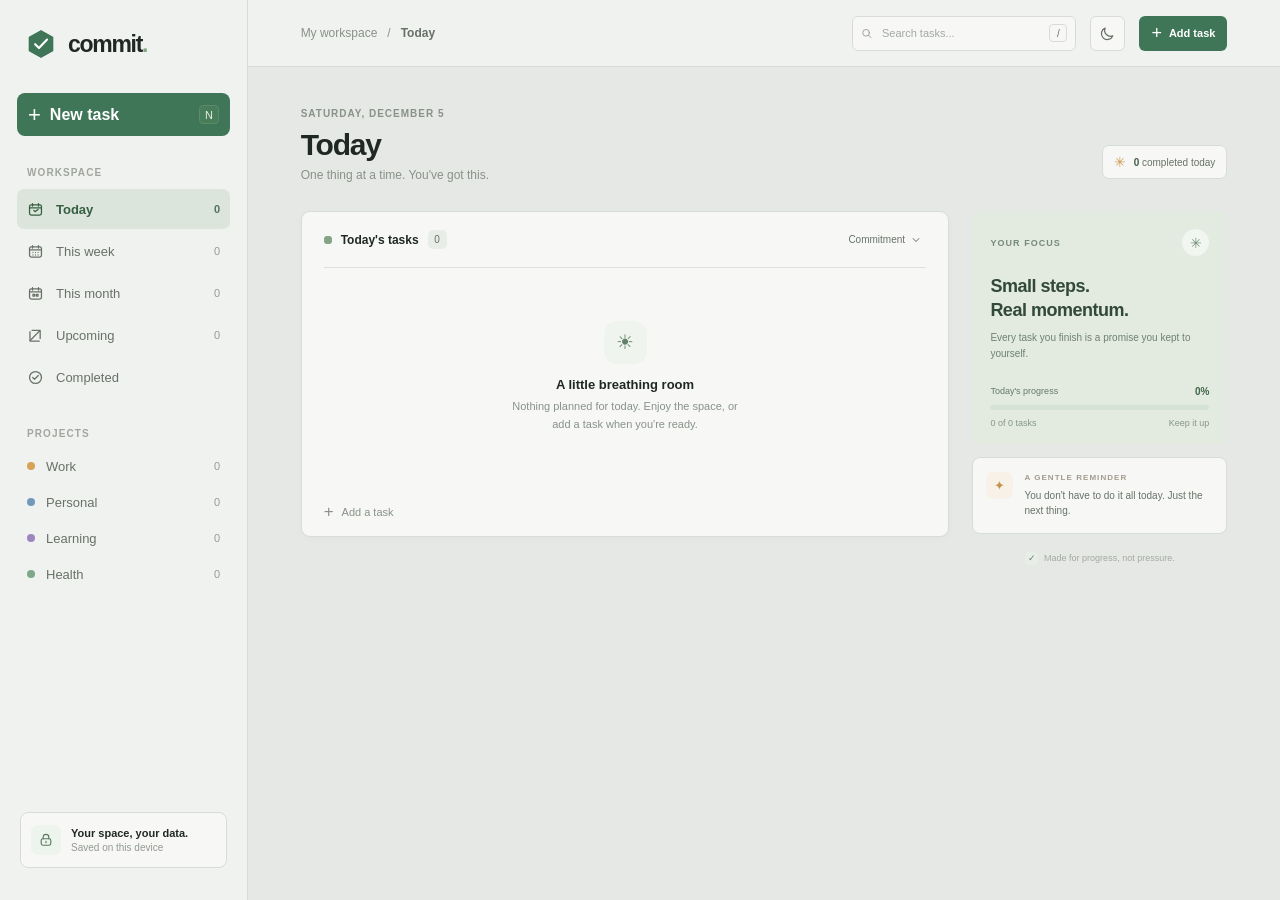
<file: index.html>
<!doctype html>
<html lang="en">
  <head>
    <meta charset="utf-8" />
    <meta name="viewport" content="width=device-width, initial-scale=1" />
    <meta
      name="description"
      content="Commit is a calm, local-first task manager that helps you make progress one task at a time."
    />
    <meta name="theme-color" content="#e5e8e4" />
    <title>Commit — Make room for what matters</title>
    <link rel="stylesheet" href="src/styles.css" />
    <script src="src/app.js" defer></script>
  </head>
  <body>
    <div class="app-shell">
      <aside class="sidebar" aria-label="Main navigation">
        <a class="brand" href="#" aria-label="Commit home" data-home-link>
          <span class="brand-mark" aria-hidden="true">
            <svg viewBox="0 0 32 32" fill="none">
              <path d="M16 3.5 27 9.75v12.5L16 28.5 5 22.25V9.75L16 3.5Z" />
              <path d="m10.5 16.2 3.6 3.6 7.6-8" />
            </svg>
          </span>
          <span class="brand-name">commit<span>.</span></span>
        </a>

        <button class="sidebar-add" type="button" data-open-dialog aria-label="New task">
          <span class="plus-icon" aria-hidden="true">+</span>
          <span>New task</span>
          <kbd>N</kbd>
        </button>

        <nav class="primary-nav" aria-label="Tasks">
          <p class="nav-label">WORKSPACE</p>
          <button class="nav-item is-active" type="button" data-view-link="today" aria-label="Today">
            <svg viewBox="0 0 20 20" aria-hidden="true"><rect x="3" y="4.5" width="14" height="12" rx="2" /><path d="M6.5 3v3M13.5 3v3M3 8h14m-9 3 1.5 1.5L13 10" /></svg>
            <span>Today</span>
            <span class="nav-count" data-count="today">0</span>
          </button>
          <button class="nav-item" type="button" data-view-link="week" aria-label="This week">
            <svg viewBox="0 0 20 20" aria-hidden="true"><rect x="3" y="4.5" width="14" height="12" rx="2" /><path d="M6.5 3v3M13.5 3v3M3 8h14M7 11h.01M10 11h.01M13 11h.01M7 14h.01M10 14h.01M13 14h.01" /></svg>
            <span>This week</span>
            <span class="nav-count" data-count="week">0</span>
          </button>
          <button class="nav-item" type="button" data-view-link="month" aria-label="This month">
            <svg viewBox="0 0 20 20" aria-hidden="true"><rect x="3" y="4.5" width="14" height="12" rx="2" /><path d="M6.5 3v3M13.5 3v3M3 8h14M7 11h2v2H7zM11 11h2v2h-2z" /></svg>
            <span>This month</span>
            <span class="nav-count" data-count="month">0</span>
          </button>
          <button class="nav-item" type="button" data-view-link="upcoming" aria-label="Upcoming">
            <svg viewBox="0 0 20 20" aria-hidden="true"><path d="M4 15.5 15.5 4M6 4h9.5v9.5" /><path d="M3.5 5.5v11h11" /></svg>
            <span>Upcoming</span>
            <span class="nav-count" data-count="upcoming">0</span>
          </button>
          <button class="nav-item" type="button" data-view-link="completed" aria-label="Completed">
            <svg viewBox="0 0 20 20" aria-hidden="true"><circle cx="10" cy="10" r="7" /><path d="m6.7 10 2.1 2.1 4.5-4.5" /></svg>
            <span>Completed</span>
          </button>
        </nav>

        <div class="projects">
          <div class="projects-heading">
            <p class="nav-label">PROJECTS</p>
          </div>
          <button class="project-item" type="button" data-project-link="Work" aria-label="Work project">
            <span class="project-dot dot-work"></span><span>Work</span>
            <span class="nav-count" data-project-count="Work">0</span>
          </button>
          <button class="project-item" type="button" data-project-link="Personal" aria-label="Personal project">
            <span class="project-dot dot-personal"></span><span>Personal</span>
            <span class="nav-count" data-project-count="Personal">0</span>
          </button>
          <button class="project-item" type="button" data-project-link="Learning" aria-label="Learning project">
            <span class="project-dot dot-learning"></span><span>Learning</span>
            <span class="nav-count" data-project-count="Learning">0</span>
          </button>
          <button class="project-item" type="button" data-project-link="Health" aria-label="Health project">
            <span class="project-dot dot-health"></span><span>Health</span>
            <span class="nav-count" data-project-count="Health">0</span>
          </button>
        </div>

        <div class="sidebar-bottom">
          <div class="local-note">
            <span class="local-icon" aria-hidden="true">
              <svg viewBox="0 0 20 20"><rect x="4" y="8.5" width="12" height="8" rx="2" /><path d="M6.5 8.5v-2a3.5 3.5 0 0 1 7 0v2m-3.5 3v2" /></svg>
            </span>
            <span><strong>Your space, your data.</strong><small>Saved on this device</small></span>
          </div>
        </div>
      </aside>

      <main class="main-area">
        <header class="topbar">
          <div class="breadcrumb"><span>My workspace</span><span aria-hidden="true">/</span><strong id="breadcrumb-view">Today</strong></div>
          <div class="topbar-actions">
            <label class="search-box">
              <svg viewBox="0 0 20 20" aria-hidden="true"><circle cx="8.8" cy="8.8" r="5.8" /><path d="m13.2 13.2 4 4" /></svg>
              <input id="search-input" type="search" placeholder="Search tasks..." aria-label="Search tasks" />
              <kbd>/</kbd>
            </label>
            <button class="theme-toggle" id="theme-toggle" type="button" aria-label="Switch to dark mode" aria-pressed="false" title="Switch to dark mode">
              <svg class="theme-icon theme-icon-moon" viewBox="0 0 20 20" aria-hidden="true"><path d="M16.3 12.8A7 7 0 0 1 7.2 3.7a7 7 0 1 0 9.1 9.1Z" /></svg>
              <svg class="theme-icon theme-icon-sun" viewBox="0 0 20 20" aria-hidden="true"><circle cx="10" cy="10" r="3.2" /><path d="M10 2.5v1.4m0 12.2v1.4m7.5-7.5h-1.4M3.9 10H2.5m12.8-5.3-1 1m-8.6 8.6-1 1m11.6 0-1-1m-8.6-8.6-1-1" /></svg>
            </button>
            <button class="top-add" type="button" data-open-dialog><span aria-hidden="true">+</span> Add task</button>
          </div>
        </header>

        <div id="storage-message" class="storage-message" role="status" hidden></div>

        <div class="content-wrap">
          <section class="welcome-row" aria-labelledby="page-title">
            <div>
              <p class="eyebrow" id="current-date"></p>
              <h1 id="page-title">Today</h1>
              <p class="page-subtitle" id="page-subtitle">One thing at a time. You've got this.</p>
            </div>
            <div class="streak-chip"><span class="sparkle" aria-hidden="true">✳</span><span><strong id="completed-today">0</strong> completed today</span></div>
          </section>

          <div class="dashboard-grid">
            <section class="task-panel" aria-label="Task list">
              <div class="list-toolbar">
                <div class="list-heading">
                  <span class="list-indicator" aria-hidden="true"></span>
                  <h2 id="list-title">Today's tasks</h2>
                  <span class="task-total" id="task-total">0</span>
                </div>
                <label class="sort-select">
                  <span class="sr-only">Sort tasks</span>
                  <select id="sort-select">
                    <option value="date">Commitment</option>
                    <option value="priority">Priority</option>
                    <option value="created">Date added</option>
                  </select>
                  <svg viewBox="0 0 16 16" aria-hidden="true"><path d="m4 6 4 4 4-4" /></svg>
                </label>
              </div>
              <div id="task-list" class="task-list" aria-live="polite"></div>
              <button class="add-inline" type="button" data-open-dialog><span aria-hidden="true">+</span> Add a task</button>
            </section>

            <aside class="insights-column" aria-label="Your progress">
              <section class="focus-card">
                <div class="focus-card-top"><span class="card-kicker">YOUR FOCUS</span><span class="focus-orb" aria-hidden="true">✳</span></div>
                <h2>Small steps.<br />Real momentum.</h2>
                <p>Every task you finish is a promise you kept to yourself.</p>
                <div class="progress-meta"><span id="progress-title">Today's progress</span><strong id="progress-label">0%</strong></div>
                <div class="progress-track" role="progressbar" aria-label="Today's task completion" aria-valuemin="0" aria-valuemax="100" aria-valuenow="0"><span id="progress-fill"></span></div>
                <div class="progress-foot"><span id="progress-count">0 of 0 tasks</span><span>Keep it up</span></div>
              </section>

              <section class="tip-card">
                <span class="tip-icon" aria-hidden="true">✦</span>
                <div><p class="card-kicker">A GENTLE REMINDER</p><p class="tip-copy">You don't have to do it all today. Just the next thing.</p></div>
              </section>
              <div class="made-note"><span class="tiny-mark" aria-hidden="true">✓</span> Made for progress, not pressure.</div>
            </aside>
          </div>
        </div>
      </main>
    </div>

    <dialog class="task-dialog" id="task-dialog" aria-labelledby="dialog-title">
      <form id="task-form">
        <div class="dialog-header">
          <div><p class="eyebrow" id="dialog-kicker">MAKE A LITTLE PROGRESS</p><h2 id="dialog-title">Add a task</h2></div>
          <button class="icon-button" type="button" data-close-dialog aria-label="Close">×</button>
        </div>
        <label class="field-label" for="task-title">What needs doing?</label>
        <input class="title-input" id="task-title" name="title" maxlength="120" placeholder="e.g. Send the project update" required autocomplete="off" />
        <div class="form-row">
          <label class="form-field" for="task-project"><span class="field-label">Project</span>
            <select id="task-project" name="project">
              <option>Work</option><option>Personal</option><option>Learning</option><option>Health</option>
            </select>
          </label>
          <label class="form-field" for="task-priority"><span class="field-label">Priority</span>
            <select id="task-priority" name="priority">
              <option value="low">Low</option><option value="medium" selected>Medium</option><option value="high">High</option>
            </select>
          </label>
        </div>
        <fieldset class="commitment-field">
          <legend class="field-label">Commitment</legend>
          <p class="commitment-hint">Choose a day and, if helpful, a time in 15-minute increments.</p>
          <div class="form-row commitment-row">
            <label class="form-field" for="task-due"><span class="field-label">Day</span>
              <input id="task-due" name="dueDate" type="date" />
            </label>
            <label class="form-field" for="task-time"><span class="field-label">Time <span>(optional)</span></span>
              <select id="task-time" name="dueTime">
                <option value="">Select a time</option>
              </select>
            </label>
          </div>
        </fieldset>
        <div class="dialog-actions">
          <button class="cancel-button" type="button" data-close-dialog>Cancel</button>
          <button class="submit-button" type="submit"><span aria-hidden="true">+</span><span id="submit-label">Add task</span></button>
        </div>
      </form>
    </dialog>
    <div class="toast" id="toast" role="status" aria-live="polite"><span id="toast-message"></span><button class="undo-button" id="undo-delete" type="button" hidden>Undo</button></div>
  </body>
</html>
</file>
<file: src/styles.css>
:root {
  color-scheme: light;
  --ink: #202823;
  --muted: #717a72;
  --line: #dce1db;
  --border: #d7ddd6;
  --canvas: #e5e8e4;
  --sidebar: #f0f2ef;
  --surface: #f7f8f6;
  --surface-hover: #e9ede8;
  --surface-muted: #e9ede8;
  --text-secondary: #687168;
  --text-muted: #899189;
  --active-bg: #dce5db;
  --active-ink: #365f43;
  --focus-card: #e3ebe1;
  --green: #3f7657;
  --green-dark: #315f45;
  --green-pale: #e8f0e9;
  --font-body: "Segoe UI", Arial, sans-serif;
  --font-display: "Segoe UI", Arial, sans-serif;
  font-family: var(--font-body);
  color: var(--ink);
  background: var(--canvas);
  transition: background-color .2s ease, color .2s ease;
  font-synthesis: none;
  text-rendering: optimizeLegibility;
  -webkit-font-smoothing: antialiased;
}

* { box-sizing: border-box; }
body { min-width: 320px; min-height: 100vh; margin: 0; }
button, input, select { font: inherit; }
button { color: inherit; }
button:focus-visible, a:focus-visible, input:focus-visible, select:focus-visible { outline: 3px solid #a8c8ad; outline-offset: 3px; }
.app-shell { min-height: 100vh; }

.sidebar {
  position: fixed;
  inset: 0 auto 0 0;
  z-index: 2;
  display: flex;
  flex-direction: column;
  width: 248px;
  padding: 27px 17px 14px;
  background: var(--sidebar);
  border-right: 1px solid var(--border);
}
.brand { display: inline-flex; align-items: center; gap: 10px; width: fit-content; margin: 0 0 32px 7px; color: var(--ink); text-decoration: none; }
.brand-mark { width: 34px; height: 34px; }
.brand-mark svg { width: 100%; height: 100%; }
.brand-mark path:first-child { fill: var(--green); stroke: var(--green); stroke-width: 1.2; stroke-linejoin: round; }
.brand-mark path:last-child { stroke: #fff; stroke-width: 2; stroke-linecap: round; stroke-linejoin: round; }
.brand-name { font: 800 23px var(--font-display); letter-spacing: -1.3px; }
.brand-name > span { color: #80a886; }
.sidebar-add { display: flex; align-items: center; gap: 9px; width: 100%; min-height: 43px; padding: 0 11px; border: 0; border-radius: 8px; background: var(--green); color: #fff; font-weight: 600; cursor: pointer; transition: background .18s, transform .18s; }
.sidebar-add:hover, .top-add:hover, .submit-button:hover { background: var(--green-dark); }
.sidebar-add:active, .top-add:active { transform: translateY(1px); }
.plus-icon { font-size: 22px; font-weight: 400; line-height: 1; }
kbd { display: inline-flex; align-items: center; justify-content: center; min-width: 20px; height: 19px; padding: 0 5px; border: 1px solid var(--border); border-radius: 4px; background: var(--surface); color: var(--text-secondary); font: 500 11px var(--font-body); }
.sidebar-add kbd { margin-left: auto; border-color: #5d896c; background: #477e59; color: #e7f0e8; }
.theme-toggle { display: grid; width: 35px; height: 35px; flex: none; padding: 0; place-items: center; border: 1px solid var(--border); border-radius: 6px; background: var(--surface); color: var(--text-secondary); cursor: pointer; transition: background .18s, color .18s, border-color .18s; }
.theme-toggle:hover { background: var(--surface-hover); color: var(--ink); }
.theme-icon { width: 17px; height: 17px; fill: none; stroke: currentColor; stroke-width: 1.5; stroke-linecap: round; stroke-linejoin: round; }
.theme-icon-sun { display: none; }
:root[data-theme="dark"] .theme-icon-moon { display: none; }
:root[data-theme="dark"] .theme-icon-sun { display: block; }
.primary-nav { margin-top: 31px; }
.nav-label { margin: 0; color: #a0a59f; font-size: 10px; font-weight: 700; letter-spacing: 1.1px; }
.primary-nav > .nav-label { margin: 0 0 11px 10px; }
.nav-item, .project-item { display: flex; align-items: center; gap: 12px; width: 100%; height: 40px; padding: 0 10px; border: 0; border-radius: 7px; background: transparent; color: var(--text-secondary); text-align: left; font-size: 13px; cursor: pointer; }
.nav-item + .nav-item { margin-top: 2px; }
.nav-item svg { width: 17px; height: 17px; flex: none; fill: none; stroke: currentColor; stroke-width: 1.5; stroke-linecap: round; stroke-linejoin: round; }
.nav-item:hover, .project-item:hover { background: var(--surface-hover); }
.nav-item.is-active { background: var(--active-bg); color: var(--active-ink); font-weight: 600; }
.nav-count { margin-left: auto; color: #969c96; font-size: 11px; font-variant-numeric: tabular-nums; }
.nav-item.is-active .nav-count { color: #55725b; }
.projects { margin-top: 31px; }
.projects-heading { display: flex; align-items: center; margin: 0 0 9px 10px; }
.project-item { height: 36px; gap: 11px; }
.project-item.is-active { background: var(--active-bg); }
.project-dot { width: 8px; height: 8px; border-radius: 50%; }
.dot-work { background: #d7a35a; }.dot-personal { background: #7299bd; }.dot-learning { background: #9d85bf; }.dot-health { background: #7da88a; }
.sidebar-bottom { margin-top: auto; }
.local-note { display: flex; align-items: center; gap: 10px; margin: 0 3px 18px; padding: 12px 10px; border: 1px solid var(--border); border-radius: 8px; background: var(--surface); }
.local-icon { display: grid; width: 30px; height: 30px; flex: none; place-items: center; border-radius: 7px; background: #edf3ed; color: #557b5d; }
.local-icon svg { width: 16px; height: 16px; fill: none; stroke: currentColor; stroke-width: 1.4; stroke-linecap: round; stroke-linejoin: round; }
.local-note strong, .local-note small { display: block; }
.local-note strong { font-size: 11px; font-weight: 600; }
.local-note small { margin-top: 3px; color: #929990; font-size: 10px; }
.main-area { min-height: 100vh; margin-left: 248px; }
.topbar { display: flex; align-items: center; justify-content: space-between; height: 67px; padding: 0 5.1%; border-bottom: 1px solid var(--border); background: var(--sidebar); }
.breadcrumb { display: flex; align-items: center; gap: 10px; color: var(--text-muted); font-size: 12px; }
.breadcrumb strong { color: var(--text-secondary); font-weight: 600; }
.topbar-actions { display: flex; align-items: center; gap: 14px; }
.search-box { display: flex; align-items: center; gap: 9px; width: 224px; height: 35px; padding: 0 8px; border: 1px solid var(--border); border-radius: 6px; background: var(--surface); }
.search-box svg { width: 15px; height: 15px; fill: none; stroke: #929891; stroke-width: 1.5; stroke-linecap: round; }
.search-box input { width: 100%; min-width: 0; padding: 0; border: 0; outline: 0; background: transparent; color: var(--ink); font-size: 11px; }
.search-box input::placeholder { color: #a2a8a1; }
.search-box kbd { min-width: 18px; height: 18px; font-size: 10px; }
.top-add { display: flex; align-items: center; gap: 7px; height: 35px; padding: 0 12px; border: 0; border-radius: 6px; background: var(--green); color: white; font-size: 11px; font-weight: 600; cursor: pointer; transition: background .18s, transform .18s; }
.top-add > span { font-size: 18px; font-weight: 400; line-height: 1; }
.content-wrap { max-width: 1240px; margin: 0 auto; padding: 41px 5.1% 60px; }
.welcome-row { display: flex; align-items: flex-end; justify-content: space-between; margin-bottom: 29px; }
.eyebrow { margin: 0 0 8px; color: var(--text-muted); font-size: 10px; font-weight: 600; letter-spacing: 1px; text-transform: uppercase; }
h1, h2, p { margin-top: 0; }
h1 { margin-bottom: 5px; font: 700 30px/1.2 var(--font-display); letter-spacing: -1.2px; }
.page-subtitle { margin: 0; color: var(--text-muted); font-size: 12px; }
.streak-chip { display: flex; align-items: center; gap: 8px; margin-bottom: 3px; padding: 8px 11px; border: 1px solid var(--border); border-radius: 7px; background: var(--surface); color: var(--text-secondary); font-size: 10px; }
.streak-chip strong { color: #455c49; font-weight: 700; }
.sparkle { color: #ce9b54; font-size: 14px; }
.dashboard-grid { display: grid; grid-template-columns: minmax(0, 1fr) 255px; align-items: start; gap: 23px; }
.task-panel { min-width: 0; padding: 0 22px; border: 1px solid var(--border); border-radius: 9px; background: var(--surface); box-shadow: 0 2px 8px rgba(28,42,30,.025); }
.list-toolbar { display: flex; align-items: center; justify-content: space-between; min-height: 56px; border-bottom: 1px solid var(--line); }
.list-heading { display: flex; align-items: center; gap: 9px; }
.list-indicator { width: 8px; height: 8px; border-radius: 3px; background: #83a585; }
.list-heading h2 { margin: 0; font-size: 12px; font-weight: 600; }
.task-total { display: inline-grid; min-width: 19px; height: 19px; padding: 0 5px; place-items: center; border-radius: 5px; background: var(--surface-muted); color: var(--text-secondary); font-size: 10px; }
.sort-select { position: relative; display: inline-flex; align-items: center; }
.sort-select select { appearance: none; padding: 6px 21px 6px 8px; border: 0; outline-offset: 0; background: transparent; color: var(--text-secondary); font-size: 10px; cursor: pointer; }
.sort-select svg { position: absolute; right: 4px; width: 12px; height: 12px; pointer-events: none; fill: none; stroke: #848b84; stroke-width: 1.4; stroke-linecap: round; stroke-linejoin: round; }
.task-list { min-height: 220px; }
.task-row { display: grid; grid-template-columns: 20px minmax(0,1fr) auto 56px; align-items: center; gap: 11px; min-height: 66px; border-bottom: 1px solid var(--line); }
.task-check { display: grid; width: 18px; height: 18px; padding: 0; place-items: center; border: 1.5px solid #cbd3ca; border-radius: 50%; background: var(--surface); color: transparent; cursor: pointer; transition: all .18s; }
.task-check:hover { border-color: var(--green); background: var(--surface-hover); }
.task-check svg { width: 11px; height: 11px; fill: none; stroke: currentColor; stroke-width: 2; stroke-linecap: round; stroke-linejoin: round; }
.task-check[aria-pressed="true"] { border-color: var(--green); background: var(--green); color: white; }
.task-main { min-width: 0; }
.task-name { overflow: hidden; margin: 0; color: var(--ink); font-size: 12px; font-weight: 500; line-height: 1.4; text-overflow: ellipsis; white-space: nowrap; }
.task-row.is-complete .task-name { color: var(--text-muted); text-decoration: line-through; }
.task-meta { display: flex; align-items: center; gap: 7px; margin-top: 5px; color: var(--text-muted); font-size: 10px; }
.task-project { display: inline-flex; align-items: center; gap: 5px; }
.task-project .project-dot { width: 6px; height: 6px; }
.meta-divider { width: 2px; height: 2px; border-radius: 50%; background: #b5bbb4; }
.due-label.is-overdue { color: #bd655c; }
.priority-label { display: inline-flex; align-items: center; gap: 4px; margin-left: 3px; color: #90968f; font-size: 9px; text-transform: capitalize; }
.priority-label::before { width: 6px; height: 6px; border-radius: 50%; background: #b4b9b3; content: ""; }
.priority-high::before { background: #d77967; }.priority-medium::before { background: #d9aa5e; }.priority-low::before { background: #8bab8d; }
.task-actions { display: flex; align-items: center; justify-content: flex-end; gap: 2px; }
.edit-task, .delete-task { display: grid; width: 26px; height: 28px; padding: 0; place-items: center; border: 0; border-radius: 5px; background: transparent; color: #929a92; cursor: pointer; opacity: 0; transition: opacity .15s, background .15s, color .15s; }
.edit-task svg { width: 15px; height: 15px; fill: none; stroke: currentColor; stroke-width: 1.35; stroke-linecap: round; stroke-linejoin: round; }
.delete-task { color: #a2a8a1; font-size: 17px; }
.task-row:hover .edit-task, .task-row:hover .delete-task, .edit-task:focus-visible, .delete-task:focus-visible { opacity: 1; }
.edit-task:hover { background: #edf3ed; color: var(--green); }
.delete-task:hover { background: #fff1ef; color: #b85e55; }
.add-inline { display: flex; align-items: center; gap: 8px; width: 100%; height: 48px; padding: 0; border: 0; background: transparent; color: var(--text-muted); font-size: 11px; text-align: left; cursor: pointer; }
.add-inline:hover { color: var(--green); }
.add-inline span { font-size: 17px; font-weight: 400; }
.empty-state { display: flex; flex-direction: column; align-items: center; justify-content: center; min-height: 218px; padding: 25px 10px; text-align: center; }
.empty-icon { display: grid; width: 43px; height: 43px; margin-bottom: 13px; place-items: center; border-radius: 13px; background: #eff4ee; color: #638068; font-size: 20px; }
.empty-state h3 { margin: 0 0 6px; font: 600 13px var(--font-display); }
.empty-state p { max-width: 230px; margin: 0; color: var(--text-muted); font-size: 11px; line-height: 1.6; }
.insights-column { display: flex; flex-direction: column; gap: 13px; }
.focus-card { overflow: hidden; padding: 18px 18px 16px; border-radius: 9px; background: var(--focus-card); }
.focus-card-top { display: flex; align-items: center; justify-content: space-between; }
.card-kicker { margin: 0; color: #778a78; font-size: 9px; font-weight: 700; letter-spacing: 1.05px; }
.focus-orb { display: grid; width: 27px; height: 27px; place-items: center; border-radius: 50%; background: rgba(255,255,255,.55); color: #729078; font-size: 14px; }
.focus-card h2 { margin: 18px 0 7px; color: #314936; font: 700 18px/1.35 var(--font-display); letter-spacing: -.5px; }
.focus-card > p { margin: 0; color: #6e806f; font-size: 10px; line-height: 1.65; }
.progress-meta { display: flex; justify-content: space-between; margin-top: 23px; color: #657967; font-size: 9px; }
.progress-meta strong { color: #3f6547; font-size: 10px; }
.progress-track { overflow: hidden; height: 5px; margin-top: 8px; border-radius: 99px; background: #d5e3d4; }
.progress-track > span { display: block; width: 0; height: 100%; border-radius: inherit; background: #668a69; transition: width .25s ease; }
.progress-foot { display: flex; justify-content: space-between; margin-top: 8px; color: #869686; font-size: 9px; }
.tip-card { display: flex; gap: 11px; padding: 14px 13px; border: 1px solid var(--border); border-radius: 8px; background: var(--surface); }
.tip-icon { display: grid; width: 27px; height: 27px; flex: none; place-items: center; border-radius: 7px; background: #f8f1e7; color: #c4934f; font-size: 13px; }
.tip-card .card-kicker { margin: 1px 0 6px; color: #a39b8d; font-size: 8px; }
.tip-copy { margin: 0; color: var(--text-secondary); font-size: 10px; line-height: 1.55; }
.made-note { display: flex; align-items: center; justify-content: center; gap: 6px; padding-top: 5px; color: #a3a9a2; font-size: 9px; }
.tiny-mark { display: grid; width: 13px; height: 13px; place-items: center; border-radius: 4px; background: #e8eee7; color: #68826a; font-size: 9px; }
.storage-message { margin: 12px 5.1% 0; padding: 10px 13px; border: 1px solid #edcf9e; border-radius: 6px; background: #fff8eb; color: #795a27; font-size: 12px; }
.sr-only { position: absolute; overflow: hidden; width: 1px; height: 1px; clip: rect(0, 0, 0, 0); white-space: nowrap; clip-path: inset(50%); }

.task-dialog { width: min(450px, calc(100% - 32px)); padding: 0; border: 1px solid var(--border); border-radius: 12px; background: var(--surface); color: var(--ink); box-shadow: 0 24px 90px rgba(29,43,32,.2); }
.task-dialog::backdrop { background: rgba(25, 35, 27, .32); backdrop-filter: blur(2px); }
.task-dialog form { padding: 25px; }
.dialog-header { display: flex; align-items: flex-start; justify-content: space-between; margin-bottom: 25px; }
.dialog-header .eyebrow { margin-bottom: 6px; font-size: 9px; }
.dialog-header h2 { margin: 0; font: 700 21px var(--font-display); letter-spacing: -.5px; }
.icon-button { width: 29px; height: 29px; border: 0; border-radius: 6px; background: var(--surface-muted); color: var(--text-secondary); font-size: 21px; line-height: 1; cursor: pointer; }
.field-label { display: block; margin-bottom: 7px; color: #5d655e; font-size: 11px; font-weight: 600; }
.title-input, .form-field select, .form-field input { width: 100%; min-height: 39px; padding: 0 11px; border: 1px solid var(--border); border-radius: 6px; background: var(--surface); color: var(--ink); font-size: 12px; }
.title-input::placeholder { color: #abb1aa; }
.title-input:focus, .form-field select:focus, .form-field input:focus { border-color: #8eaf91; outline: 2px solid #d9e9da; }
.form-row { display: grid; grid-template-columns: 1fr 1fr; gap: 13px; margin-top: 17px; }
.form-field { display: block; }
.form-field select { appearance: auto; }
.commitment-field { min-width: 0; margin: 17px 0 0; padding: 0; border: 0; }
.commitment-field legend { padding: 0; }
.commitment-hint { margin: -2px 0 0; color: var(--text-muted); font-size: 10px; }
.commitment-row { margin-top: 11px; }
.form-field input:disabled, .form-field select:disabled { cursor: not-allowed; opacity: .55; }
.field-label > span { color: #a0a69f; font-weight: 400; }
.dialog-actions { display: flex; justify-content: flex-end; gap: 9px; margin-top: 25px; padding-top: 17px; border-top: 1px solid var(--line); }
.cancel-button, .submit-button { min-height: 35px; padding: 0 12px; border: 1px solid var(--border); border-radius: 6px; background: var(--surface); color: var(--text-secondary); font-size: 11px; font-weight: 600; cursor: pointer; }
.submit-button { display: flex; align-items: center; gap: 6px; border-color: var(--green); background: var(--green); color: white; }
.submit-button > span:first-child { font-size: 17px; font-weight: 400; }
.toast { display: flex; align-items: center; gap: 14px; position: fixed; right: 24px; bottom: 22px; z-index: 5; padding: 10px 12px 10px 15px; border: 1px solid #dce8db; border-radius: 7px; background: #fff; color: #3f6547; box-shadow: 0 8px 30px rgba(28,42,30,.12); font-size: 12px; opacity: 0; pointer-events: none; transform: translateY(8px); transition: opacity .2s, transform .2s; }
.undo-button { padding: 4px 7px; border: 0; border-radius: 4px; background: #edf3ed; color: #365f43; font-size: 11px; font-weight: 700; cursor: pointer; }
.undo-button:hover { background: #dce9dc; }
.toast.is-visible { opacity: 1; pointer-events: auto; transform: translateY(0); }

:root[data-theme="dark"] {
  color-scheme: dark;
  --ink: #e2e9e1;
  --muted: #aab5ab;
  --line: #303b33;
  --border: #37433a;
  --canvas: #171d19;
  --sidebar: #1c231e;
  --surface: #222b24;
  --surface-hover: #2a352c;
  --surface-muted: #2b342c;
  --text-secondary: #bbc5bc;
  --text-muted: #9ba79c;
  --active-bg: #2b3b2e;
  --active-ink: #c2d9c3;
  --focus-card: #283b2b;
  --green: #79a982;
  --green-dark: #638d6b;
  --green-pale: #28392a;
  background: var(--canvas);
}

:root[data-theme="dark"] .sidebar,
:root[data-theme="dark"] .topbar { border-color: var(--border); }
:root[data-theme="dark"] .brand-mark path:first-child { fill: var(--green); stroke: var(--green); }
:root[data-theme="dark"] .brand-name > span { color: #a0c5a1; }
:root[data-theme="dark"] .sidebar-add kbd { border-color: #65886a; background: #42694a; color: #eef4ee; }
:root[data-theme="dark"] .sidebar-add:hover,
:root[data-theme="dark"] .top-add:hover,
:root[data-theme="dark"] .submit-button:hover { background: var(--green-dark); }
:root[data-theme="dark"] .nav-item.is-active .nav-count { color: #bfd3c0; }
:root[data-theme="dark"] .dot-work { background: #e1b36d; }
:root[data-theme="dark"] .dot-personal { background: #8db5d7; }
:root[data-theme="dark"] .dot-learning { background: #b29bd1; }
:root[data-theme="dark"] .dot-health { background: #92be9c; }
:root[data-theme="dark"] .local-icon { background: #2b3b2e; color: #a9c9a9; }
:root[data-theme="dark"] .search-box svg,
:root[data-theme="dark"] .sort-select svg { color: var(--text-muted); stroke: currentColor; }
:root[data-theme="dark"] .search-box input { color: var(--ink); }
:root[data-theme="dark"] .search-box input::placeholder,
:root[data-theme="dark"] .title-input::placeholder { color: #929e93; }
:root[data-theme="dark"] .streak-chip strong,
:root[data-theme="dark"] .focus-card h2 { color: #d2e4d1; }
:root[data-theme="dark"] .sparkle { color: #e0b46e; }
:root[data-theme="dark"] .list-indicator { background: #8eae90; }
:root[data-theme="dark"] .task-check { border-color: #627064; }
:root[data-theme="dark"] .task-row.is-complete .task-name { color: #859187; }
:root[data-theme="dark"] .meta-divider { background: #68746a; }
:root[data-theme="dark"] .priority-label { color: #b3bdb4; }
:root[data-theme="dark"] .priority-high::before { background: #e28a79; }
:root[data-theme="dark"] .priority-medium::before { background: #e0b56d; }
:root[data-theme="dark"] .priority-low::before { background: #8db495; }
:root[data-theme="dark"] .edit-task { color: #a4b4a5; }
:root[data-theme="dark"] .edit-task:hover { background: #314334; color: #c2d9c3; }
:root[data-theme="dark"] .delete-task { color: #a7b0a8; }
:root[data-theme="dark"] .delete-task:hover { background: #482e2b; color: #f09b8d; }
:root[data-theme="dark"] .empty-icon { background: #2b3b2e; color: #b1cfb0; }
:root[data-theme="dark"] .card-kicker { color: #a1b6a1; }
:root[data-theme="dark"] .focus-card > p,
:root[data-theme="dark"] .progress-meta,
:root[data-theme="dark"] .progress-meta strong,
:root[data-theme="dark"] .progress-foot { color: #aabdaa; }
:root[data-theme="dark"] .focus-orb { background: rgba(255,255,255,.08); color: #b6d1b5; }
:root[data-theme="dark"] .progress-track { background: #3a4b3b; }
:root[data-theme="dark"] .progress-track > span { background: #88ae89; }
:root[data-theme="dark"] .tip-icon { background: #403628; color: #e2bd7f; }
:root[data-theme="dark"] .tip-card .card-kicker { color: #b9ad98; }
:root[data-theme="dark"] .tiny-mark { background: #2b3b2e; color: #b4ceb3; }
:root[data-theme="dark"] .storage-message { border-color: #725c35; background: #332b1d; color: #ecd09b; }
:root[data-theme="dark"] .task-dialog { box-shadow: 0 24px 90px rgba(0,0,0,.48); }
:root[data-theme="dark"] .task-dialog::backdrop { background: rgba(0,0,0,.62); }
:root[data-theme="dark"] .title-input:focus,
:root[data-theme="dark"] .form-field select:focus,
:root[data-theme="dark"] .form-field input:focus { border-color: #7da680; outline-color: #38533a; }
:root[data-theme="dark"] .field-label { color: #c2ccc3; }
:root[data-theme="dark"] .field-label > span { color: #97a398; }
:root[data-theme="dark"] .commitment-hint { color: var(--text-muted); }
:root[data-theme="dark"] .undo-button { background: #314334; color: #d1e4d1; }
:root[data-theme="dark"] .undo-button:hover { background: #3c5040; }
:root[data-theme="dark"] .toast { border-color: #3e5342; background: #222b24; color: #c2d9c3; }

@media (max-width: 1100px) {
  .sidebar { width: 220px; }
  .main-area { margin-left: 220px; }
  .dashboard-grid { grid-template-columns: minmax(0, 1fr) 225px; gap: 16px; }
  .task-panel { padding: 0 16px; }
  .content-wrap { padding-right: 4%; padding-left: 4%; }
}
@media (max-width: 820px) {
  .sidebar { width: 66px; align-items: center; padding: 20px 9px 12px; }
  .brand { margin: 0 0 26px; }
  .brand-name, .sidebar-add > span:not(.plus-icon), .sidebar-add kbd, .nav-label, .nav-item > span:not(.nav-count), .nav-count, .sidebar-bottom .local-note { display: none; }
  .sidebar-add { justify-content: center; width: 43px; padding: 0; }
  .sidebar-add .plus-icon { font-size: 25px; }
  .primary-nav { width: 100%; margin-top: 25px; }
  .nav-item { justify-content: center; padding: 0; }
  .nav-item svg { width: 19px; height: 19px; }
  .projects { display: block; width: 100%; margin-top: 15px; }
  .projects-heading { display: none; }
  .project-item { justify-content: center; height: 36px; padding: 0; }
  .project-item > span:not(.project-dot) { display: none; }
  .sidebar-bottom { width: 100%; }
  .main-area { margin-left: 66px; }
  .dashboard-grid { grid-template-columns: minmax(0, 1fr); }
  .insights-column { display: grid; grid-template-columns: 1fr 1fr; align-items: start; }
  .focus-card { grid-row: span 2; }
  .made-note { grid-column: 2; }
}
@media (max-width: 560px) {
  .topbar { height: 58px; padding: 0 16px; }
  .breadcrumb { gap: 7px; font-size: 10px; }
  .topbar-actions { gap: 8px; }
  .search-box { width: 35px; height: 34px; justify-content: center; padding: 0; border: 0; background: transparent; }
  .search-box input, .search-box kbd { display: none; }
  .search-box:focus-within { position: absolute; right: 100px; left: 12px; z-index: 3; justify-content: flex-start; width: auto; padding: 0 10px; border: 1px solid var(--border); background: var(--surface); }
  .search-box:focus-within input { display: block; }
  .top-add { height: 33px; padding: 0 9px; font-size: 10px; }
  .content-wrap { padding: 30px 16px 40px; }
  .welcome-row { align-items: flex-start; gap: 10px; margin-bottom: 22px; }
  h1 { font-size: 26px; }
  .page-subtitle { max-width: 225px; font-size: 11px; }
  .streak-chip { gap: 5px; padding: 7px 8px; font-size: 9px; white-space: nowrap; }
  .task-panel { padding: 0 12px; }
  .task-row { grid-template-columns: 19px minmax(0,1fr) 54px; gap: 9px; min-height: 65px; }
  .task-row .priority-label { display: none; }
  .edit-task, .delete-task { opacity: 1; }
  .insights-column { grid-template-columns: 1fr; }
  .focus-card { grid-row: auto; }
  .made-note { grid-column: auto; }
}
@media (prefers-reduced-motion: reduce) {
  *, *::before, *::after { scroll-behavior: auto !important; transition-duration: .01ms !important; animation-duration: .01ms !important; animation-iteration-count: 1 !important; }
}
</file>
